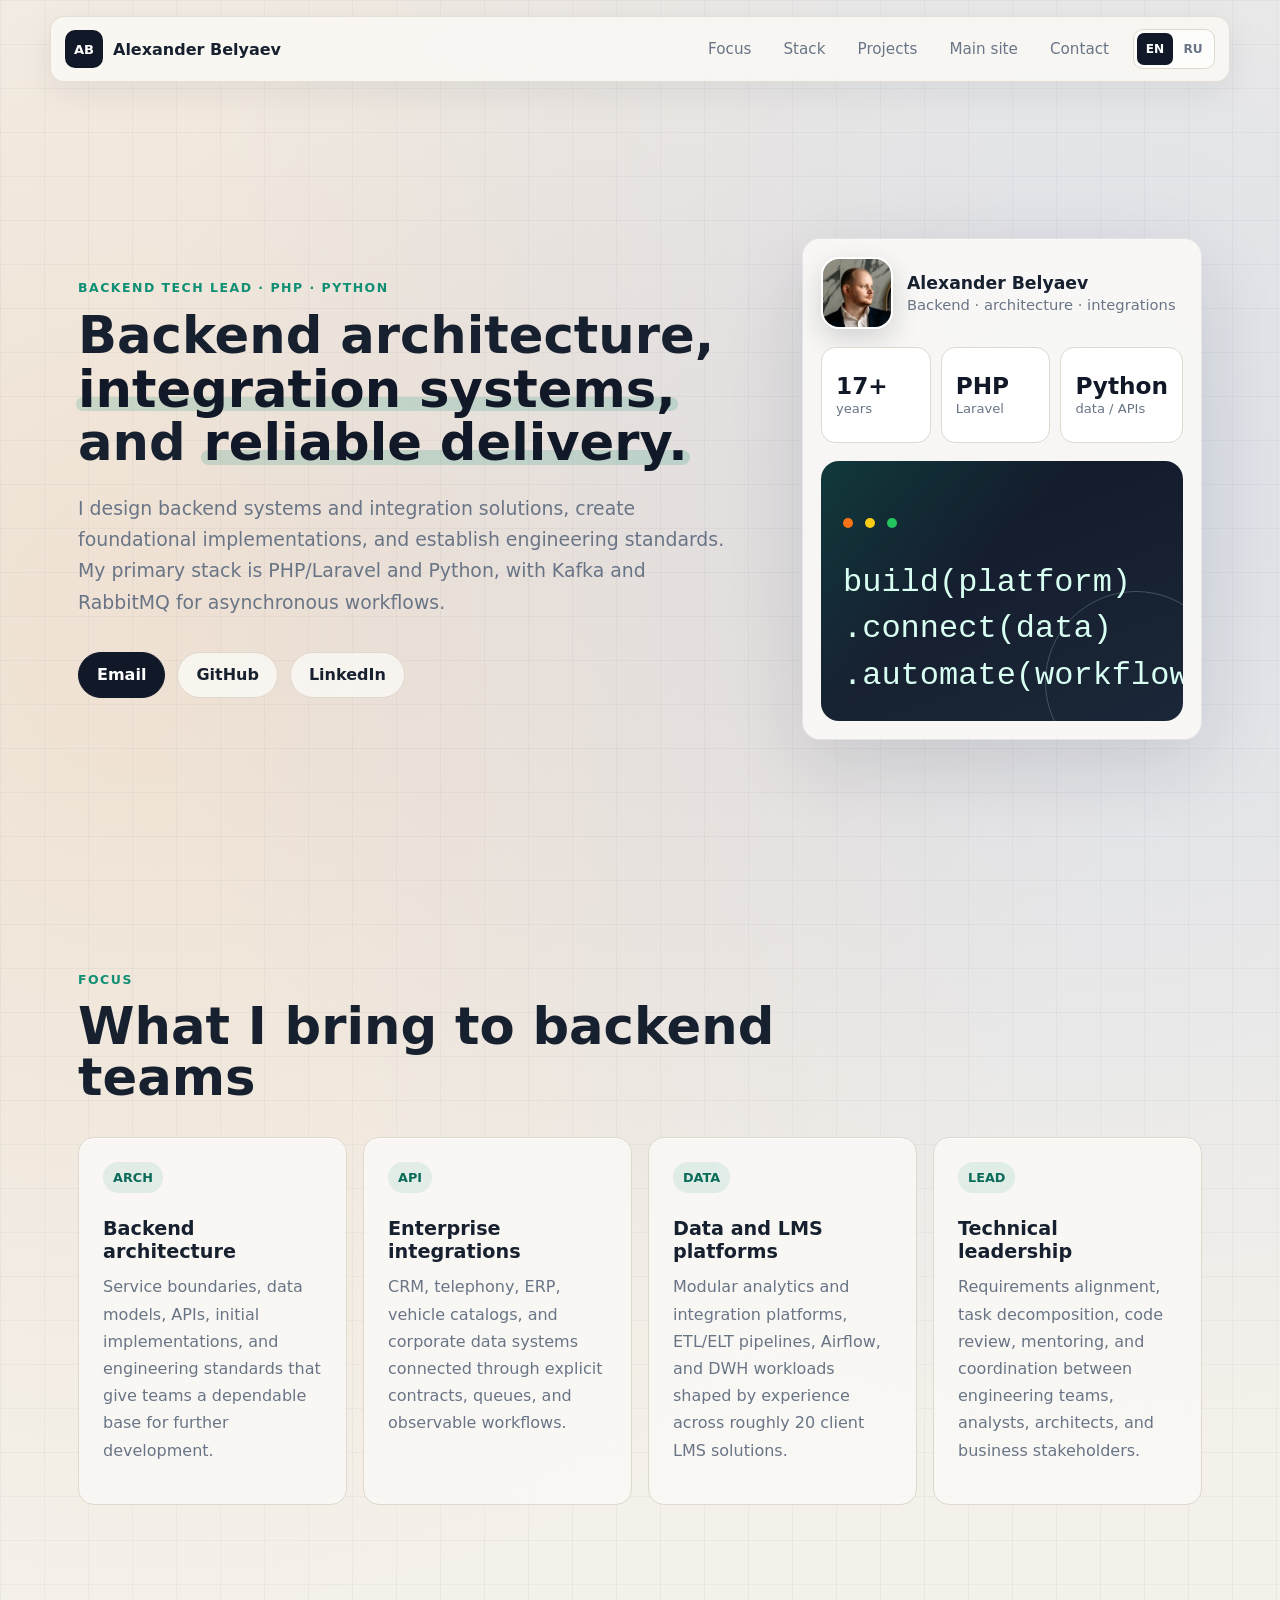
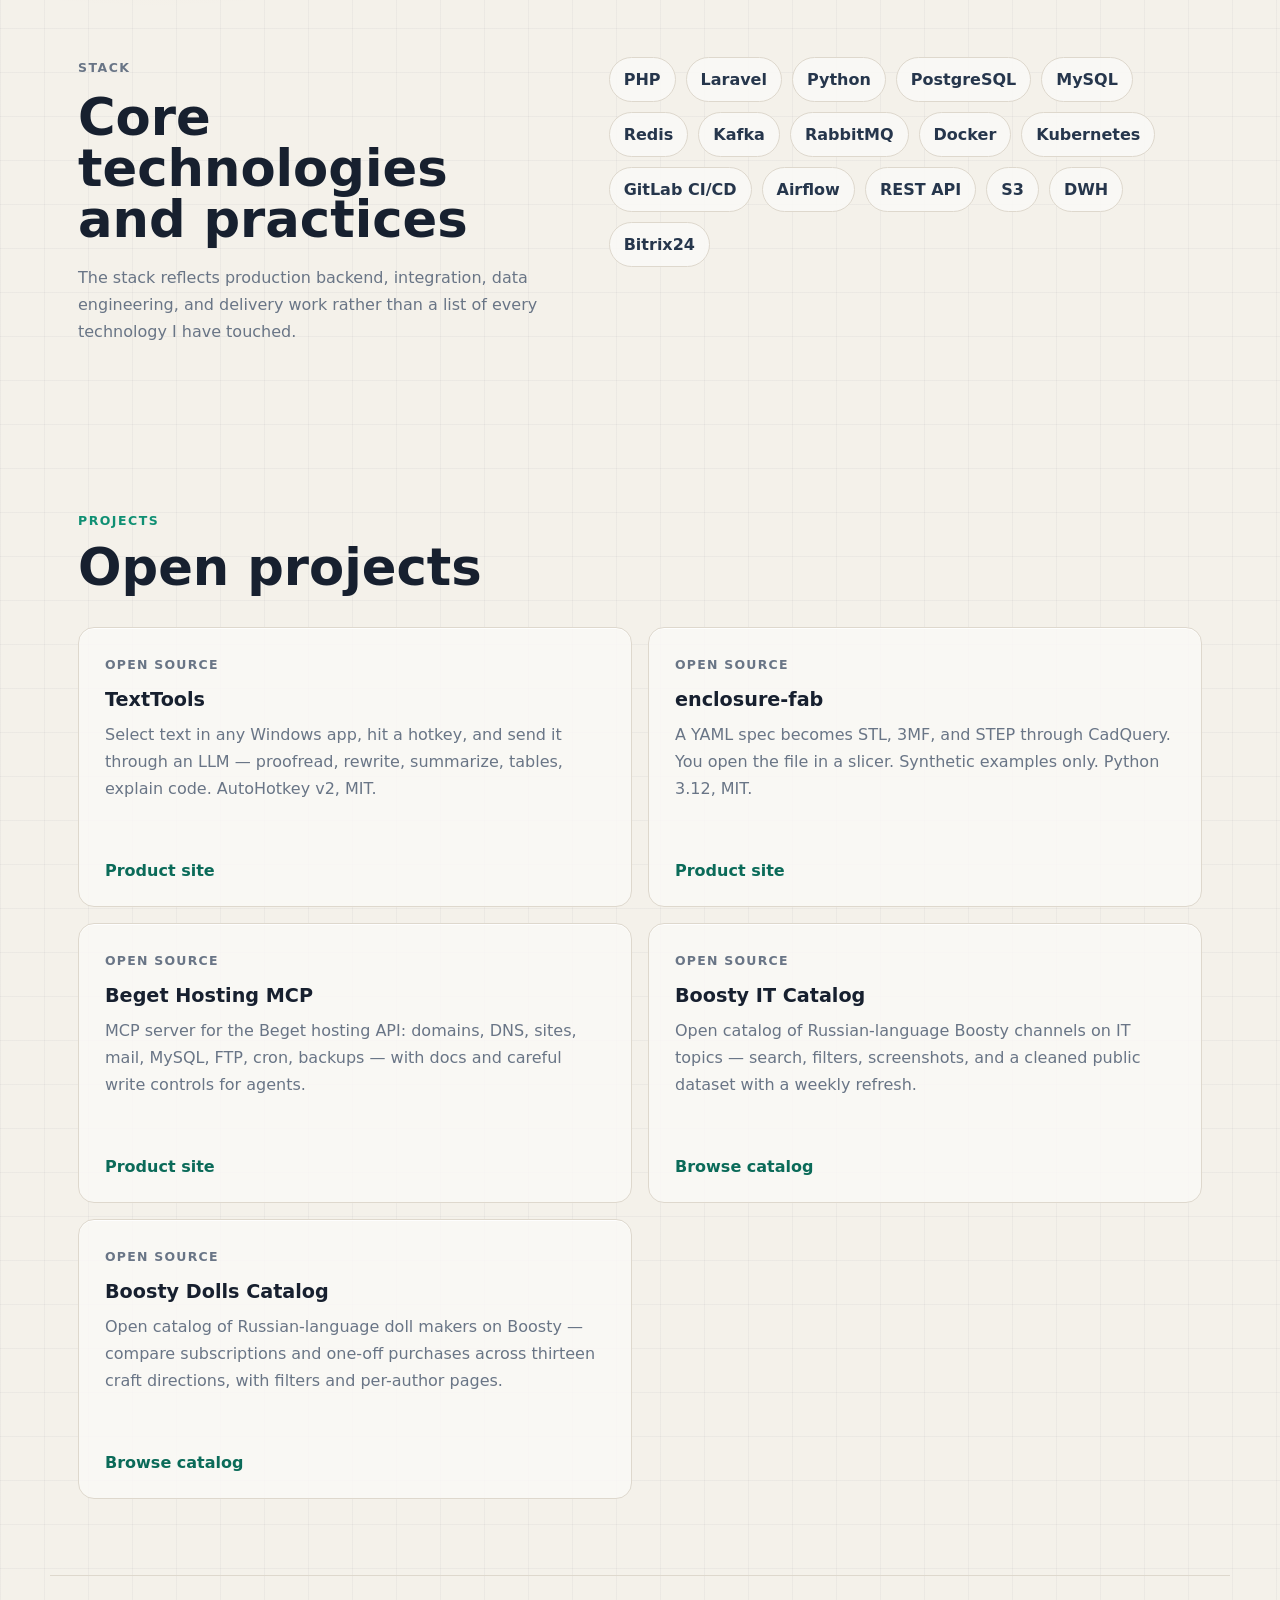
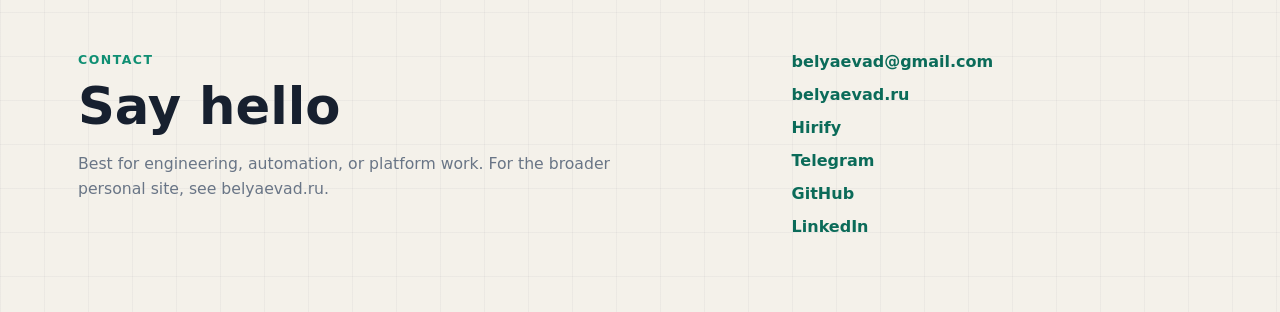
<file: index.html>
<!doctype html>
<html lang="en">
  <head>
    <meta charset="utf-8" />
    <meta name="viewport" content="width=device-width, initial-scale=1" />
    <title>Alexander Belyaev — Backend Tech Lead</title>
    <meta
      name="description"
      content="Backend Tech Lead with 17+ years in enterprise systems: backend architecture, integrations, PHP/Laravel, Python, Kafka, RabbitMQ, CRM, and LMS platforms."
    />
    <meta
      name="keywords"
      content="Alexander Belyaev, Backend Tech Lead, backend architecture, integrations, PHP, Laravel, Python, Kafka, RabbitMQ, PostgreSQL, CRM, Bitrix24, LMS, microservices"
    />
    <meta name="author" content="Alexander Belyaev" />
    <meta name="robots" content="index, follow" />
    <link rel="canonical" href="https://belyaevad.github.io/" />
    <link rel="alternate" hreflang="en" href="https://belyaevad.github.io/" />
    <link rel="alternate" hreflang="ru" href="https://belyaevad.github.io/ru/" />
    <link rel="alternate" hreflang="x-default" href="https://belyaevad.github.io/" />
    <meta name="theme-color" content="#102034" />

    <meta property="og:type" content="website" />
    <meta property="og:url" content="https://belyaevad.github.io/" />
    <meta property="og:title" content="Alexander Belyaev — Backend Tech Lead" />
    <meta
      property="og:description"
      content="Backend architecture, integration solutions, and engineering standards for enterprise systems. PHP/Laravel, Python, Kafka, and RabbitMQ."
    />
    <meta property="og:image" content="https://belyaevad.github.io/assets/alexander-belyaev.jpg" />
    <meta property="og:locale" content="en_US" />
    <meta property="og:locale:alternate" content="ru_RU" />

    <meta name="twitter:card" content="summary_large_image" />
    <meta name="twitter:title" content="Alexander Belyaev — Backend Tech Lead" />
    <meta
      name="twitter:description"
      content="Backend architecture, integration solutions, and technical leadership."
    />
    <meta name="twitter:image" content="https://belyaevad.github.io/assets/alexander-belyaev.jpg" />

    <script type="application/ld+json">
      {
        "@context": "https://schema.org",
        "@type": "Person",
        "name": "Alexander Belyaev",
        "alternateName": "BelyaevAD",
        "url": "https://belyaevad.github.io/",
        "image": "https://belyaevad.github.io/assets/alexander-belyaev.jpg",
        "sameAs": [
          "https://belyaevad.ru/",
          "https://hirify.me/belyaevad",
          "https://github.com/BelyaevAD",
          "https://www.linkedin.com/in/belyaevad/",
          "https://t.me/belyaevad",
          "https://github.com/BelyaevAD/TextTools",
          "https://belyaevad.github.io/TextTools/",
          "https://github.com/BelyaevAD/enclosure-fab",
          "https://belyaevad.github.io/enclosure-fab/",
          "https://github.com/BelyaevAD/beget-hosting-mcp",
          "https://belyaevad.github.io/beget-hosting-mcp/",
          "https://github.com/BelyaevAD/boosty-it-catalog",
          "https://belyaevad.github.io/boosty-it-catalog/",
          "https://github.com/BelyaevAD/boosty-dolls-catalog",
          "https://belyaevad.github.io/boosty-dolls-catalog/"
        ],
        "jobTitle": "Backend Tech Lead",
        "inLanguage": "en",
        "email": "mailto:belyaevad@gmail.com",
        "knowsAbout": [
          "Backend architecture",
          "Integration architecture",
          "Microservices",
          "API design",
          "PHP",
          "Laravel",
          "Python",
          "PostgreSQL",
          "Kafka",
          "RabbitMQ",
          "Data engineering",
          "CRM systems",
          "Bitrix24",
          "LMS platforms"
        ],
        "description": "Backend Tech Lead with 17+ years designing enterprise backend systems, integration solutions, and engineering standards."
      }
    </script>

    <link rel="stylesheet" href="styles.css?v=20261016" />
  </head>
  <body>
    <header class="site-header">
      <a class="brand" href="#top" aria-label="Alexander Belyaev home">
        <span class="brand-mark">AB</span>
        <span>Alexander Belyaev</span>
      </a>
      <div class="header-tools">
        <nav class="nav" aria-label="Primary navigation">
          <a href="#work">Focus</a>
          <a href="#stack">Stack</a>
          <a href="#projects">Projects</a>
          <a href="https://belyaevad.ru/">Main site</a>
          <a href="#contact">Contact</a>
        </nav>
        <div class="language-switch" aria-label="Choose language">
          <a href="./" lang="en" aria-current="page">EN</a>
          <a href="ru/" lang="ru">RU</a>
        </div>
      </div>
    </header>

    <main id="top">
      <section class="hero">
        <div class="hero-copy">
          <p class="eyebrow">Backend Tech Lead · PHP · Python</p>
          <h1>
            <span class="headline-line">Backend architecture,</span>
            <span class="headline-line"><em>integration systems,</em></span>
            <span class="headline-line">and <em>reliable delivery.</em></span>
          </h1>
          <p class="lead">
            I design backend systems and integration solutions, create foundational implementations, and
            establish engineering standards. My primary stack is PHP/Laravel and Python, with Kafka
            and RabbitMQ for asynchronous workflows.
          </p>
          <div class="hero-actions">
            <a class="button primary" href="mailto:belyaevad@gmail.com">Email</a>
            <a class="button" href="https://github.com/BelyaevAD" rel="me">GitHub</a>
            <a class="button" href="https://www.linkedin.com/in/belyaevad/" rel="me">LinkedIn</a>
          </div>
        </div>
        <aside class="profile-panel" aria-label="Profile summary">
          <div class="profile-top">
            <img src="assets/alexander-belyaev.jpg" alt="Alexander Belyaev" />
            <div>
              <strong>Alexander Belyaev</strong>
              <span>Backend · architecture · integrations</span>
            </div>
          </div>
          <div class="signal-grid">
            <div>
              <strong>17+</strong>
              <span>years</span>
            </div>
            <div>
              <strong>PHP</strong>
              <span>Laravel</span>
            </div>
            <div>
              <strong>Python</strong>
              <span>data / APIs</span>
            </div>
          </div>
          <div class="terminal-card" aria-label="Engineering focus">
            <span class="terminal-dot"></span>
            <span class="terminal-dot"></span>
            <span class="terminal-dot"></span>
            <code>
              build(platform)<br />
              .connect(data)<br />
              .automate(workflow)
            </code>
          </div>
        </aside>
      </section>

      <section class="section" id="work">
        <div class="section-heading">
          <p class="eyebrow">Focus</p>
          <h2>What I bring to backend teams</h2>
        </div>
        <div class="feature-grid">
          <article class="feature">
            <span class="feature-icon">ARCH</span>
            <h3>Backend architecture</h3>
            <p>
              Service boundaries, data models, APIs, initial implementations, and engineering
              standards that give teams a dependable base for further development.
            </p>
          </article>
          <article class="feature">
            <span class="feature-icon">API</span>
            <h3>Enterprise integrations</h3>
            <p>
              CRM, telephony, ERP, vehicle catalogs, and corporate data systems connected through
              explicit contracts, queues, and observable workflows.
            </p>
          </article>
          <article class="feature">
            <span class="feature-icon">DATA</span>
            <h3>Data and LMS platforms</h3>
            <p>
              Modular analytics and integration platforms, ETL/ELT pipelines, Airflow, and DWH
              workloads shaped by experience across roughly 20 client LMS solutions.
            </p>
          </article>
          <article class="feature">
            <span class="feature-icon">LEAD</span>
            <h3>Technical leadership</h3>
            <p>
              Requirements alignment, task decomposition, code review, mentoring, and coordination
              between engineering teams, analysts, architects, and business stakeholders.
            </p>
          </article>
        </div>
      </section>

      <section class="section split" id="stack">
        <div>
          <p class="eyebrow">Stack</p>
          <h2>Core technologies and practices</h2>
          <p>
            The stack reflects production backend, integration, data engineering, and delivery work
            rather than a list of every technology I have touched.
          </p>
        </div>
        <div class="stack-list" aria-label="Technology stack">
          <span>PHP</span>
          <span>Laravel</span>
          <span>Python</span>
          <span>PostgreSQL</span>
          <span>MySQL</span>
          <span>Redis</span>
          <span>Kafka</span>
          <span>RabbitMQ</span>
          <span>Docker</span>
          <span>Kubernetes</span>
          <span>GitLab CI/CD</span>
          <span>Airflow</span>
          <span>REST API</span>
          <span>S3</span>
          <span>DWH</span>
          <span>Bitrix24</span>
        </div>
      </section>

      <section class="section" id="projects">
        <div class="section-heading">
          <p class="eyebrow">Projects</p>
          <h2>Open projects</h2>
        </div>
        <div class="project-row">
          <article class="project">
            <div>
              <p class="project-type">Open Source</p>
              <h3>TextTools</h3>
              <p>
                Select text in any Windows app, hit a hotkey, and send it through an LLM —
                proofread, rewrite, summarize, tables, explain code. AutoHotkey v2, MIT.
              </p>
            </div>
            <a href="https://belyaevad.github.io/TextTools/">Product site</a>
          </article>
          <article class="project">
            <div>
              <p class="project-type">Open Source</p>
              <h3>enclosure-fab</h3>
              <p>
                A YAML spec becomes STL, 3MF, and STEP through CadQuery. You open the file
                in a slicer. Synthetic examples only. Python 3.12, MIT.
              </p>
            </div>
            <a href="https://belyaevad.github.io/enclosure-fab/">Product site</a>
          </article>
          <article class="project">
            <div>
              <p class="project-type">Open Source</p>
              <h3>Beget Hosting MCP</h3>
              <p>
                MCP server for the Beget hosting API: domains, DNS, sites, mail, MySQL, FTP, cron,
                backups — with docs and careful write controls for agents.
              </p>
            </div>
            <a href="https://belyaevad.github.io/beget-hosting-mcp/">Product site</a>
          </article>
          <article class="project">
            <div>
              <p class="project-type">Open Source</p>
              <h3>Boosty IT Catalog</h3>
              <p>
                Open catalog of Russian-language Boosty channels on IT topics — search, filters,
                screenshots, and a cleaned public dataset with a weekly refresh.
              </p>
            </div>
            <a href="https://belyaevad.github.io/boosty-it-catalog/">Browse catalog</a>
          </article>
          <article class="project">
            <div>
              <p class="project-type">Open Source</p>
              <h3>Boosty Dolls Catalog</h3>
              <p>
                Open catalog of Russian-language doll makers on Boosty — compare subscriptions and
                one-off purchases across thirteen craft directions, with filters and per-author pages.
              </p>
            </div>
            <a href="https://belyaevad.github.io/boosty-dolls-catalog/">Browse catalog</a>
          </article>
        </div>
      </section>
    </main>

    <footer class="footer" id="contact">
      <div>
        <p class="eyebrow">Contact</p>
        <h2>Say hello</h2>
        <p class="footer-note">
          Best for engineering, automation, or platform work. For the broader personal site, see
          belyaevad.ru.
        </p>
      </div>
      <div class="footer-links">
        <a href="mailto:belyaevad@gmail.com">belyaevad@gmail.com</a>
        <a href="https://belyaevad.ru/">belyaevad.ru</a>
        <a href="https://hirify.me/belyaevad" rel="me">Hirify</a>
        <a href="https://t.me/belyaevad" rel="me">Telegram</a>
        <a href="https://github.com/BelyaevAD" rel="me">GitHub</a>
        <a href="https://www.linkedin.com/in/belyaevad/" rel="me">LinkedIn</a>
      </div>
    </footer>
  </body>
</html>
</file>
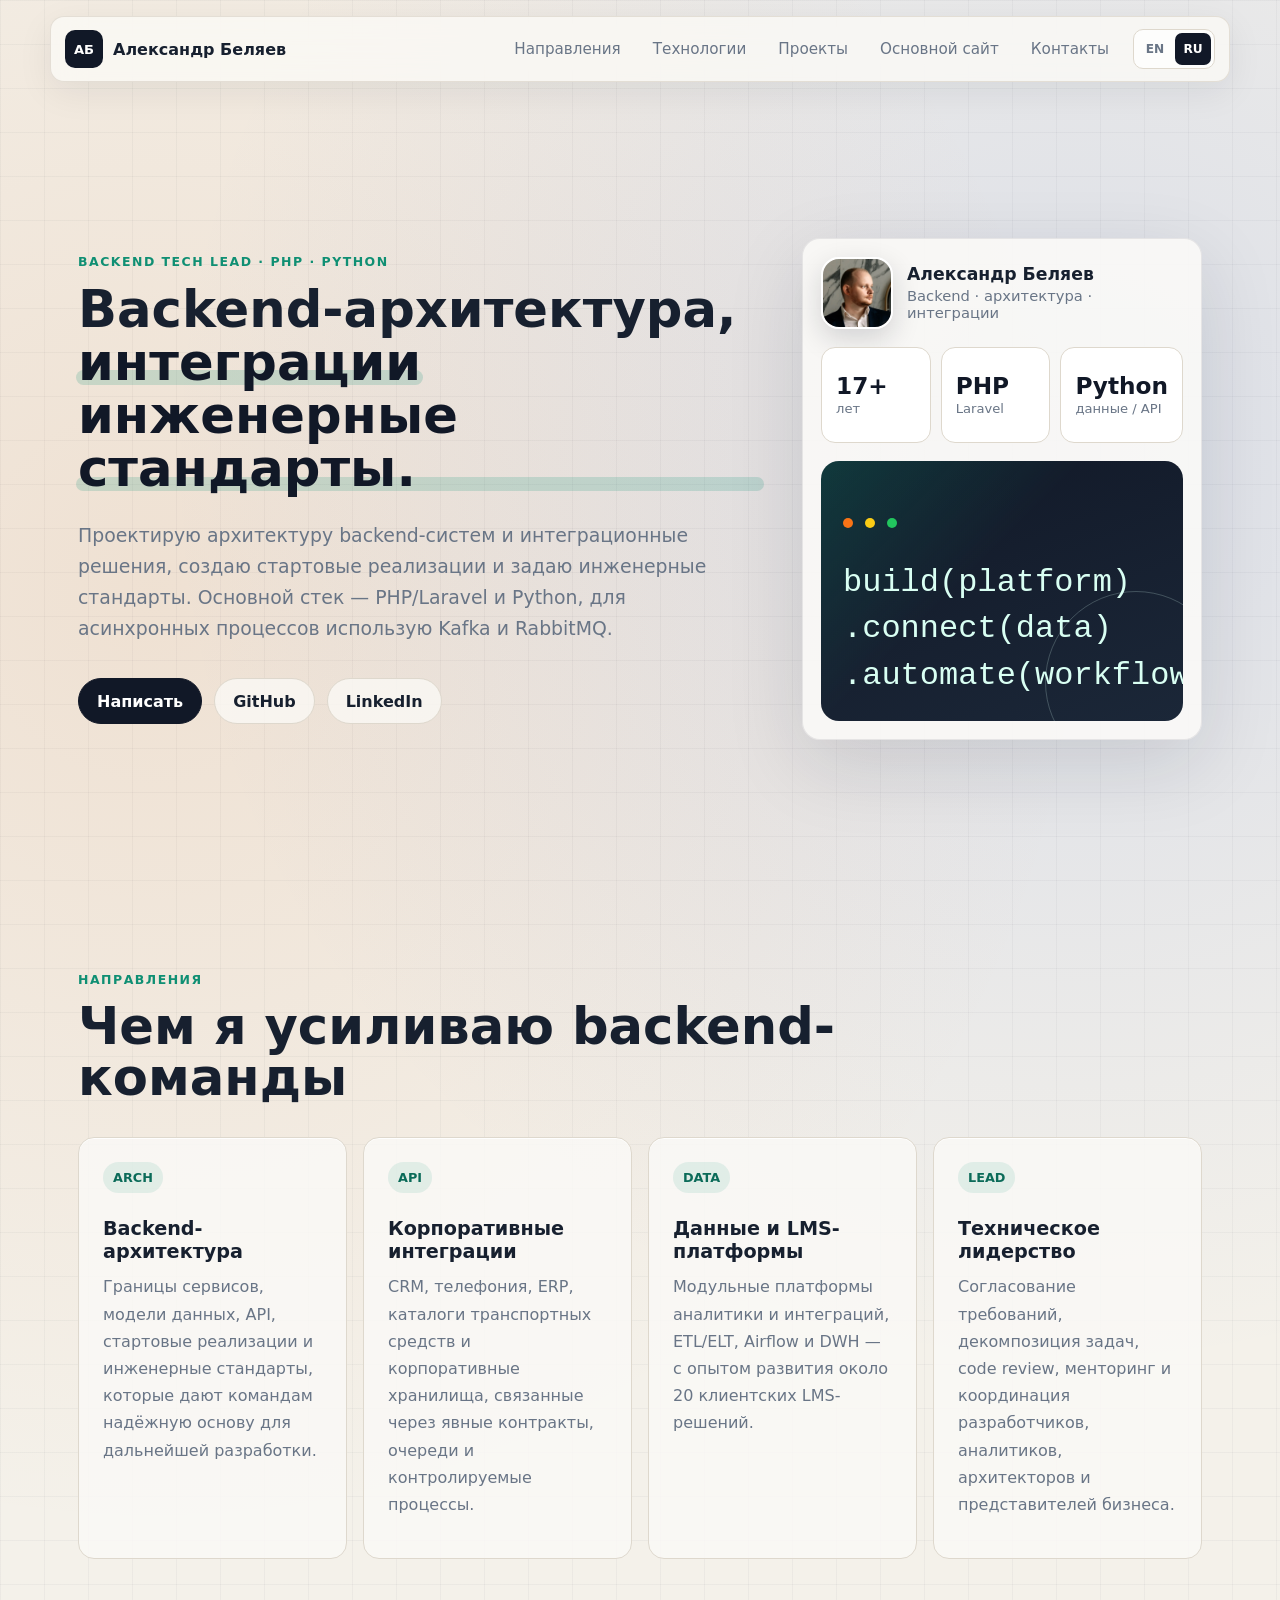
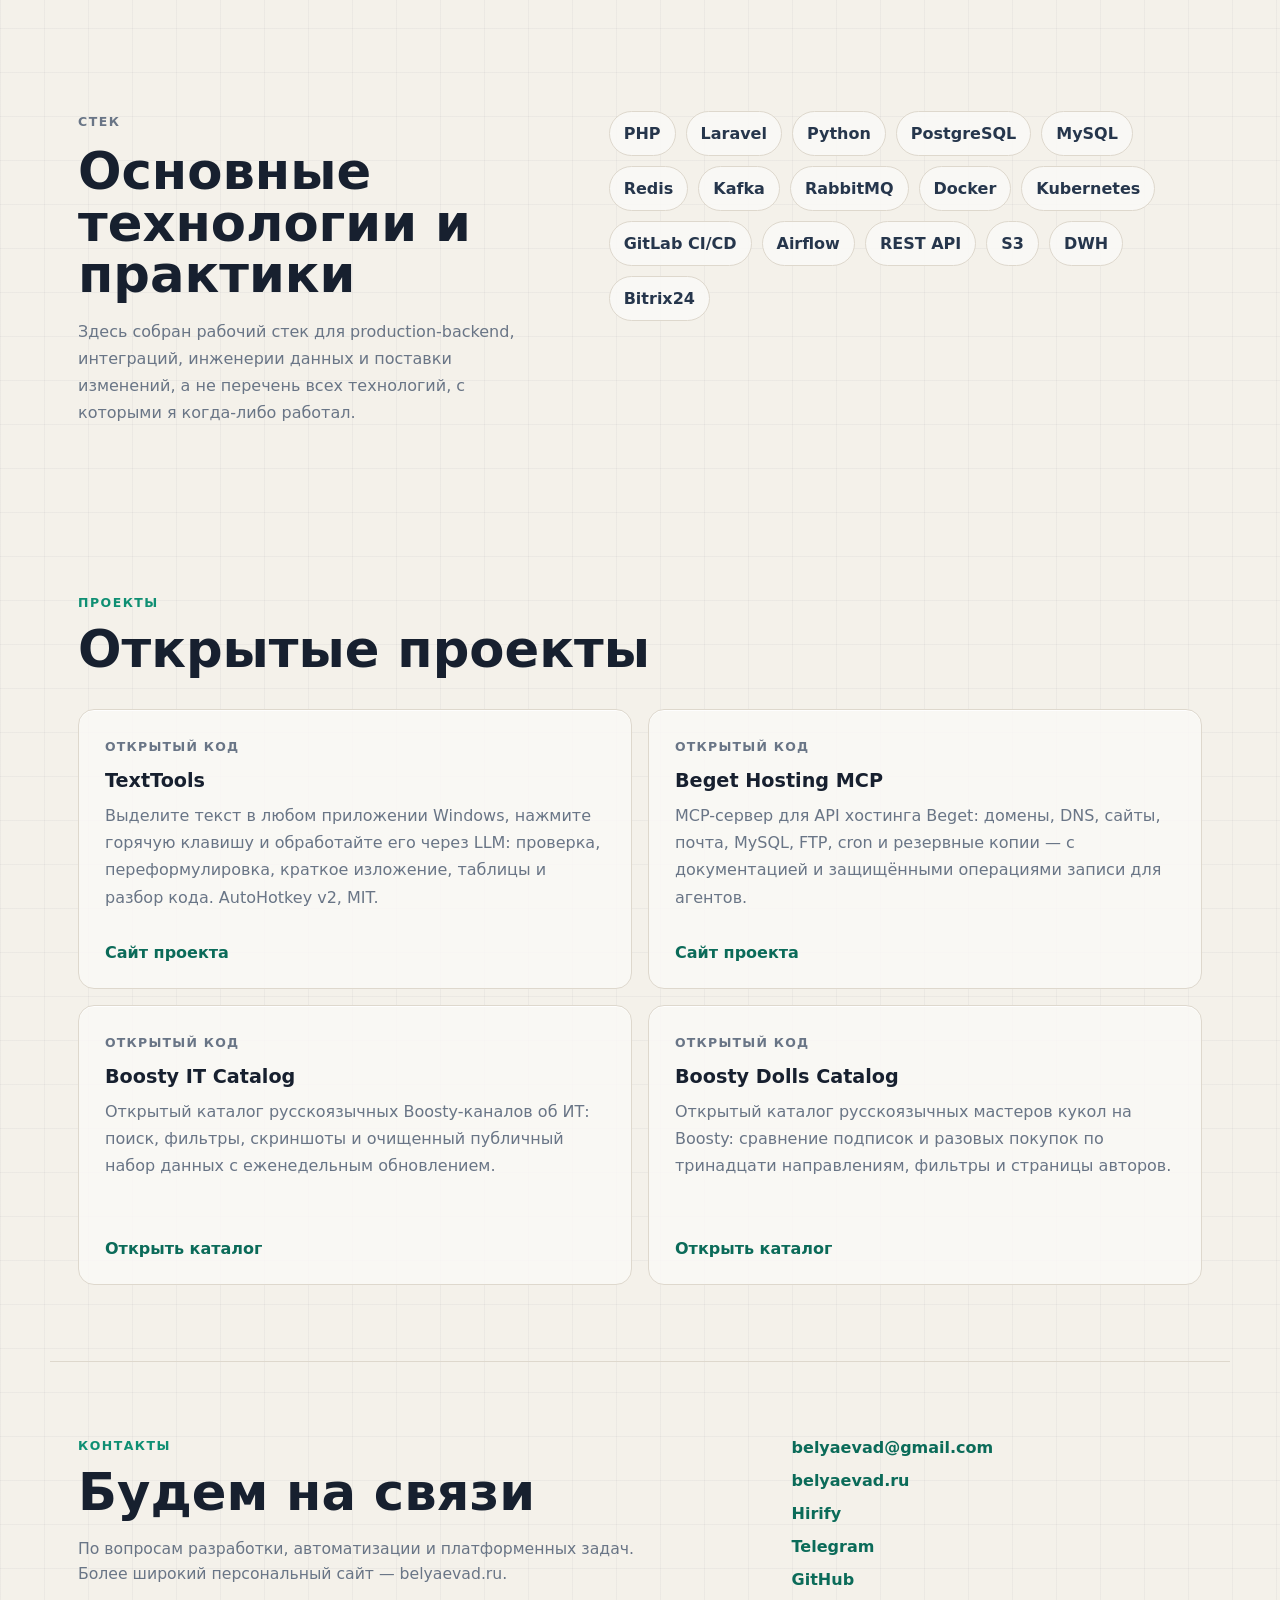
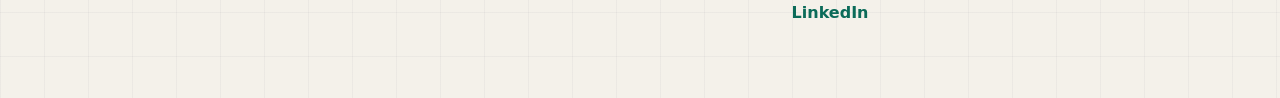
<file: ru/index.html>
<!doctype html>
<html lang="ru">
  <head>
    <meta charset="utf-8" />
    <meta name="viewport" content="width=device-width, initial-scale=1" />
    <title>Александр Беляев — Backend Tech Lead</title>
    <meta
      name="description"
      content="Backend Tech Lead с опытом 17+ лет: архитектура backend-систем, интеграции, PHP/Laravel, Python, Kafka, RabbitMQ, CRM и LMS-платформы."
    />
    <meta
      name="keywords"
      content="Александр Беляев, Backend Tech Lead, backend-архитектура, интеграции, PHP, Laravel, Python, Kafka, RabbitMQ, PostgreSQL, CRM, Bitrix24, LMS, микросервисы"
    />
    <meta name="author" content="Александр Беляев" />
    <meta name="robots" content="index, follow" />
    <link rel="canonical" href="https://belyaevad.github.io/ru/" />
    <link rel="alternate" hreflang="en" href="https://belyaevad.github.io/" />
    <link rel="alternate" hreflang="ru" href="https://belyaevad.github.io/ru/" />
    <link rel="alternate" hreflang="x-default" href="https://belyaevad.github.io/" />
    <meta name="theme-color" content="#102034" />

    <meta property="og:type" content="website" />
    <meta property="og:url" content="https://belyaevad.github.io/ru/" />
    <meta property="og:title" content="Александр Беляев — Backend Tech Lead" />
    <meta
      property="og:description"
      content="Архитектура backend-систем, интеграционные решения и инженерные стандарты. PHP/Laravel, Python, Kafka и RabbitMQ."
    />
    <meta property="og:image" content="https://belyaevad.github.io/assets/alexander-belyaev.jpg" />
    <meta property="og:locale" content="ru_RU" />
    <meta property="og:locale:alternate" content="en_US" />

    <meta name="twitter:card" content="summary_large_image" />
    <meta name="twitter:title" content="Александр Беляев — Backend Tech Lead" />
    <meta
      name="twitter:description"
      content="Архитектура backend-систем, интеграционные решения и техническое лидерство."
    />
    <meta name="twitter:image" content="https://belyaevad.github.io/assets/alexander-belyaev.jpg" />

    <script type="application/ld+json">
      {
        "@context": "https://schema.org",
        "@type": "Person",
        "name": "Александр Беляев",
        "alternateName": "BelyaevAD",
        "url": "https://belyaevad.github.io/ru/",
        "image": "https://belyaevad.github.io/assets/alexander-belyaev.jpg",
        "sameAs": [
          "https://belyaevad.ru/",
          "https://hirify.me/belyaevad",
          "https://github.com/BelyaevAD",
          "https://www.linkedin.com/in/belyaevad/",
          "https://t.me/belyaevad",
          "https://github.com/BelyaevAD/TextTools",
          "https://belyaevad.github.io/TextTools/",
          "https://github.com/BelyaevAD/beget-hosting-mcp",
          "https://belyaevad.github.io/beget-hosting-mcp/",
          "https://github.com/BelyaevAD/boosty-it-catalog",
          "https://belyaevad.github.io/boosty-it-catalog/",
          "https://github.com/BelyaevAD/boosty-dolls-catalog",
          "https://belyaevad.github.io/boosty-dolls-catalog/"
        ],
        "jobTitle": "Backend Tech Lead",
        "inLanguage": "ru",
        "email": "mailto:belyaevad@gmail.com",
        "knowsAbout": [
          "Архитектура backend-систем",
          "Интеграционная архитектура",
          "Микросервисы",
          "Проектирование API",
          "PHP",
          "Laravel",
          "Python",
          "PostgreSQL",
          "Kafka",
          "RabbitMQ",
          "Инженерия данных",
          "CRM-системы",
          "Bitrix24",
          "LMS-платформы"
        ],
        "description": "Backend Tech Lead с опытом более 17 лет в архитектуре корпоративных backend-систем, интеграционных решениях и развитии инженерных практик."
      }
    </script>

    <link rel="stylesheet" href="../styles.css?v=20261016" />
  </head>
  <body>
    <header class="site-header">
      <a class="brand" href="#top" aria-label="Главная страница Александра Беляева">
        <span class="brand-mark">АБ</span>
        <span>Александр Беляев</span>
      </a>
      <div class="header-tools">
        <nav class="nav" aria-label="Основная навигация">
          <a href="#work">Направления</a>
          <a href="#stack">Технологии</a>
          <a href="#projects">Проекты</a>
          <a href="https://belyaevad.ru/">Основной сайт</a>
          <a href="#contact">Контакты</a>
        </nav>
        <div class="language-switch" aria-label="Выбор языка">
          <a href="../" lang="en">EN</a>
          <a href="./" lang="ru" aria-current="page">RU</a>
        </div>
      </div>
    </header>

    <main id="top">
      <section class="hero">
        <div class="hero-copy">
          <p class="eyebrow">Backend Tech Lead · PHP · Python</p>
          <h1>
            <span class="headline-line">Backend-архитектура,</span>
            <span class="headline-line"><em>интеграции</em></span>
            <span class="headline-line"><em>инженерные стандарты.</em></span>
          </h1>
          <p class="lead">
            Проектирую архитектуру backend-систем и интеграционные решения, создаю стартовые
            реализации и задаю инженерные стандарты. Основной стек — PHP/Laravel и Python,
            для асинхронных процессов использую Kafka и RabbitMQ.
          </p>
          <div class="hero-actions">
            <a class="button primary" href="mailto:belyaevad@gmail.com">Написать</a>
            <a class="button" href="https://github.com/BelyaevAD" rel="me">GitHub</a>
            <a class="button" href="https://www.linkedin.com/in/belyaevad/" rel="me">LinkedIn</a>
          </div>
        </div>
        <aside class="profile-panel" aria-label="Краткая информация">
          <div class="profile-top">
            <img src="../assets/alexander-belyaev.jpg" alt="Александр Беляев" />
            <div>
              <strong>Александр Беляев</strong>
              <span>Backend · архитектура · интеграции</span>
            </div>
          </div>
          <div class="signal-grid">
            <div>
              <strong>17+</strong>
              <span>лет</span>
            </div>
            <div>
              <strong>PHP</strong>
              <span>Laravel</span>
            </div>
            <div>
              <strong>Python</strong>
              <span>данные / API</span>
            </div>
          </div>
          <div class="terminal-card" aria-label="Инженерный фокус">
            <span class="terminal-dot"></span>
            <span class="terminal-dot"></span>
            <span class="terminal-dot"></span>
            <code>
              build(platform)<br />
              .connect(data)<br />
              .automate(workflow)
            </code>
          </div>
        </aside>
      </section>

      <section class="section" id="work">
        <div class="section-heading">
          <p class="eyebrow">Направления</p>
          <h2>Чем я усиливаю backend-команды</h2>
        </div>
        <div class="feature-grid">
          <article class="feature">
            <span class="feature-icon">ARCH</span>
            <h3>Backend-архитектура</h3>
            <p>
              Границы сервисов, модели данных, API, стартовые реализации и инженерные стандарты,
              которые дают командам надёжную основу для дальнейшей разработки.
            </p>
          </article>
          <article class="feature">
            <span class="feature-icon">API</span>
            <h3>Корпоративные интеграции</h3>
            <p>
              CRM, телефония, ERP, каталоги транспортных средств и корпоративные хранилища,
              связанные через явные контракты, очереди и контролируемые процессы.
            </p>
          </article>
          <article class="feature">
            <span class="feature-icon">DATA</span>
            <h3>Данные и LMS-платформы</h3>
            <p>
              Модульные платформы аналитики и интеграций, ETL/ELT, Airflow и DWH — с опытом
              развития около 20 клиентских LMS-решений.
            </p>
          </article>
          <article class="feature">
            <span class="feature-icon">LEAD</span>
            <h3>Техническое лидерство</h3>
            <p>
              Согласование требований, декомпозиция задач, code review, менторинг и координация
              разработчиков, аналитиков, архитекторов и представителей бизнеса.
            </p>
          </article>
        </div>
      </section>

      <section class="section split" id="stack">
        <div>
          <p class="eyebrow">Стек</p>
          <h2>Основные технологии и практики</h2>
          <p>
            Здесь собран рабочий стек для production-backend, интеграций, инженерии данных и
            поставки изменений, а не перечень всех технологий, с которыми я когда-либо работал.
          </p>
        </div>
        <div class="stack-list" aria-label="Технологический стек">
          <span>PHP</span>
          <span>Laravel</span>
          <span>Python</span>
          <span>PostgreSQL</span>
          <span>MySQL</span>
          <span>Redis</span>
          <span>Kafka</span>
          <span>RabbitMQ</span>
          <span>Docker</span>
          <span>Kubernetes</span>
          <span>GitLab CI/CD</span>
          <span>Airflow</span>
          <span>REST API</span>
          <span>S3</span>
          <span>DWH</span>
          <span>Bitrix24</span>
        </div>
      </section>

      <section class="section" id="projects">
        <div class="section-heading">
          <p class="eyebrow">Проекты</p>
          <h2>Открытые проекты</h2>
        </div>
        <div class="project-row">
          <article class="project">
            <div>
              <p class="project-type">Открытый код</p>
              <h3>TextTools</h3>
              <p>
                Выделите текст в любом приложении Windows, нажмите горячую клавишу и обработайте
                его через LLM: проверка, переформулировка, краткое изложение, таблицы и разбор кода.
                AutoHotkey v2, MIT.
              </p>
            </div>
            <a href="https://belyaevad.github.io/TextTools/">Сайт проекта</a>
          </article>
          <article class="project">
            <div>
              <p class="project-type">Открытый код</p>
              <h3>Beget Hosting MCP</h3>
              <p>
                MCP-сервер для API хостинга Beget: домены, DNS, сайты, почта, MySQL, FTP, cron и
                резервные копии — с документацией и защищёнными операциями записи для агентов.
              </p>
            </div>
            <a href="https://belyaevad.github.io/beget-hosting-mcp/">Сайт проекта</a>
          </article>
          <article class="project">
            <div>
              <p class="project-type">Открытый код</p>
              <h3>Boosty IT Catalog</h3>
              <p>
                Открытый каталог русскоязычных Boosty-каналов об ИТ: поиск, фильтры, скриншоты
                и очищенный публичный набор данных с еженедельным обновлением.
              </p>
            </div>
            <a href="https://belyaevad.github.io/boosty-it-catalog/">Открыть каталог</a>
          </article>
          <article class="project">
            <div>
              <p class="project-type">Открытый код</p>
              <h3>Boosty Dolls Catalog</h3>
              <p>
                Открытый каталог русскоязычных мастеров кукол на Boosty: сравнение подписок и
                разовых покупок по тринадцати направлениям, фильтры и страницы авторов.
              </p>
            </div>
            <a href="https://belyaevad.github.io/boosty-dolls-catalog/">Открыть каталог</a>
          </article>
        </div>
      </section>
    </main>

    <footer class="footer" id="contact">
      <div>
        <p class="eyebrow">Контакты</p>
        <h2>Будем на связи</h2>
        <p class="footer-note">
          По вопросам разработки, автоматизации и платформенных задач. Более широкий персональный
          сайт — belyaevad.ru.
        </p>
      </div>
      <div class="footer-links">
        <a href="mailto:belyaevad@gmail.com">belyaevad@gmail.com</a>
        <a href="https://belyaevad.ru/">belyaevad.ru</a>
        <a href="https://hirify.me/belyaevad" rel="me">Hirify</a>
        <a href="https://t.me/belyaevad" rel="me">Telegram</a>
        <a href="https://github.com/BelyaevAD" rel="me">GitHub</a>
        <a href="https://www.linkedin.com/in/belyaevad/" rel="me">LinkedIn</a>
      </div>
    </footer>
  </body>
</html>
</file>
<file: styles.css>
:root {
  color-scheme: light;
  --bg: #f4f1ea;
  --surface: #ffffff;
  --surface-soft: #fbfaf7;
  --ink: #111827;
  --text: #17202f;
  --muted: #697586;
  --line: #ded8cd;
  --accent: #0f8f73;
  --accent-strong: #0b6b59;
  --blue: #2255d3;
  --amber: #c96a26;
  --shadow: 0 24px 80px rgba(17, 24, 39, 0.12);
  font-family:
    Inter, ui-sans-serif, system-ui, -apple-system, BlinkMacSystemFont, "Segoe UI", sans-serif;
}

* {
  box-sizing: border-box;
}

html {
  scroll-behavior: smooth;
}

body {
  margin: 0;
  background:
    linear-gradient(90deg, rgba(17, 24, 39, 0.035) 1px, transparent 1px),
    linear-gradient(rgba(17, 24, 39, 0.035) 1px, transparent 1px),
    radial-gradient(circle at 12% 18%, rgba(201, 106, 38, 0.12), transparent 32%),
    radial-gradient(circle at 84% 14%, rgba(34, 85, 211, 0.12), transparent 30%),
    var(--bg);
  background-size:
    44px 44px,
    44px 44px,
    auto,
    auto,
    auto;
  color: var(--text);
  overflow-x: hidden;
}

a {
  color: inherit;
}

.site-header {
  position: sticky;
  top: 0;
  z-index: 10;
  display: flex;
  align-items: center;
  justify-content: space-between;
  gap: 24px;
  max-width: 1180px;
  width: calc(100% - 32px);
  margin: 16px auto 0;
  border: 1px solid rgba(222, 216, 205, 0.78);
  border-radius: 14px;
  padding: 12px 14px;
  background: rgba(251, 250, 247, 0.78);
  backdrop-filter: blur(16px);
  box-shadow: 0 10px 36px rgba(17, 24, 39, 0.07);
}

.brand,
.nav,
.header-tools,
.language-switch,
.hero-actions,
.footer-links {
  display: flex;
  align-items: center;
}

.brand {
  gap: 10px;
  text-decoration: none;
  font-weight: 750;
}

.brand-mark {
  display: grid;
  width: 38px;
  height: 38px;
  place-items: center;
  border-radius: 10px;
  background: var(--ink);
  color: #fff;
  font-size: 0.82rem;
}

.nav {
  min-width: 0;
  gap: 8px;
  color: var(--muted);
  font-size: 0.95rem;
}

.header-tools {
  min-width: 0;
  gap: 12px;
}

.nav a {
  padding: 8px 12px;
  border-radius: 10px;
  text-decoration: none;
}

.nav a:hover {
  background: rgba(255, 255, 255, 0.7);
  color: var(--text);
}

.language-switch {
  flex: 0 0 auto;
  gap: 2px;
  border: 1px solid var(--line);
  border-radius: 10px;
  padding: 3px;
  background: rgba(255, 255, 255, 0.72);
}

.language-switch a {
  display: grid;
  min-width: 36px;
  min-height: 32px;
  place-items: center;
  border-radius: 7px;
  color: var(--muted);
  font-size: 0.76rem;
  font-weight: 800;
  text-decoration: none;
}

.language-switch a:hover {
  color: var(--ink);
}

.language-switch a[aria-current="page"] {
  color: #ffffff;
  background: var(--ink);
}

.hero,
.section,
.footer {
  max-width: 1180px;
  width: 100%;
  margin: 0 auto;
  padding: 76px 28px;
}

.hero {
  display: grid;
  min-height: calc(100vh - 86px);
  grid-template-columns: minmax(0, 1fr) minmax(320px, 400px);
  align-items: center;
  gap: 40px;
}

.hero-copy,
.profile-panel {
  min-width: 0;
}

.eyebrow {
  margin: 0 0 14px;
  color: var(--accent);
  font-size: 0.78rem;
  font-weight: 800;
  letter-spacing: 0.12em;
  text-transform: uppercase;
}

h1,
h2,
h3,
p {
  margin-top: 0;
}

h1 {
  max-width: 820px;
  margin-bottom: 24px;
  font-size: clamp(2.85rem, 4vw, 3.55rem);
  line-height: 1.04;
  letter-spacing: 0;
}

.headline-line {
  display: block;
}

h1 em {
  position: relative;
  display: inline-block;
  color: var(--ink);
  font-style: normal;
}

h1 em::after {
  content: "";
  position: absolute;
  right: -0.04em;
  bottom: 0.09em;
  left: -0.04em;
  z-index: -1;
  height: 0.28em;
  border-radius: 999px;
  background: rgba(15, 143, 115, 0.18);
}

h2 {
  margin-bottom: 18px;
  font-size: clamp(2rem, 4vw, 3.6rem);
  line-height: 1;
  letter-spacing: 0;
}

h3 {
  margin-bottom: 10px;
  font-size: 1.2rem;
}

.lead {
  max-width: 660px;
  color: var(--muted);
  font-size: 1.18rem;
  line-height: 1.65;
}

.hero-actions {
  flex-wrap: wrap;
  gap: 12px;
  margin-top: 34px;
}

.button {
  display: inline-flex;
  min-height: 46px;
  align-items: center;
  justify-content: center;
  border: 1px solid var(--line);
  border-radius: 999px;
  padding: 0 18px;
  background: rgba(251, 250, 247, 0.78);
  text-decoration: none;
  font-weight: 700;
}

.button.primary {
  border-color: var(--ink);
  background: var(--ink);
  color: #fff;
}

.button:hover {
  transform: translateY(-1px);
  box-shadow: 0 12px 28px rgba(16, 32, 52, 0.12);
}

.profile-panel {
  display: grid;
  gap: 18px;
  border: 1px solid rgba(17, 24, 39, 0.08);
  border-radius: 18px;
  padding: 18px;
  background: rgba(251, 250, 247, 0.88);
  box-shadow: var(--shadow);
}

.profile-top {
  display: flex;
  align-items: center;
  gap: 14px;
}

.profile-top img {
  width: 72px;
  height: 72px;
  flex: 0 0 auto;
  border: 2px solid #fff;
  border-radius: 18px;
  object-fit: cover;
  box-shadow: 0 10px 28px rgba(17, 24, 39, 0.16);
}

.profile-top strong,
.profile-top span {
  display: block;
}

.profile-top strong {
  font-size: 1.08rem;
}

.profile-top span {
  margin-top: 3px;
  color: var(--muted);
  font-size: 0.92rem;
}

.signal-grid {
  display: grid;
  grid-template-columns: repeat(3, 1fr);
  gap: 10px;
}

.signal-grid div {
  display: grid;
  gap: 4px;
  min-height: 96px;
  align-content: center;
  border: 1px solid var(--line);
  border-radius: 14px;
  padding: 14px;
  background: var(--surface);
}

.signal-grid strong {
  color: var(--ink);
  font-size: 1.45rem;
  line-height: 1;
}

.signal-grid span {
  color: var(--muted);
  font-size: 0.82rem;
}

.terminal-card {
  position: relative;
  min-height: 220px;
  border-radius: 18px;
  padding: 52px 22px 22px;
  background:
    linear-gradient(135deg, rgba(15, 143, 115, 0.28), transparent 42%),
    linear-gradient(160deg, #111827, #1b2738);
  color: #d9fff3;
  overflow: hidden;
}

.terminal-card::after {
  content: "";
  position: absolute;
  right: -44px;
  bottom: -52px;
  width: 180px;
  height: 180px;
  border: 1px solid rgba(217, 255, 243, 0.22);
  border-radius: 999px;
}

.terminal-dot {
  position: relative;
  z-index: 1;
  display: inline-block;
  width: 10px;
  height: 10px;
  margin-right: 7px;
  border-radius: 999px;
  background: #f97316;
}

.terminal-dot:nth-child(2) {
  background: #facc15;
}

.terminal-dot:nth-child(3) {
  background: #22c55e;
}

.terminal-card code {
  position: relative;
  z-index: 1;
  display: block;
  margin-top: 28px;
  font-size: clamp(1.35rem, 3vw, 2rem);
  line-height: 1.45;
}

.section-heading {
  max-width: 760px;
  margin-bottom: 34px;
}

.feature-grid {
  display: grid;
  grid-template-columns: repeat(4, minmax(0, 1fr));
  gap: 16px;
}

.feature,
.project {
  border: 1px solid var(--line);
  border-radius: 16px;
  background: rgba(251, 250, 247, 0.84);
  box-shadow: 0 1px 0 rgba(255, 255, 255, 0.9) inset;
}

.feature {
  padding: 24px;
}

.feature p,
.project p,
.split p {
  color: var(--muted);
  line-height: 1.7;
}

.feature-icon {
  display: inline-flex;
  margin-bottom: 24px;
  border-radius: 999px;
  padding: 8px 10px;
  background: rgba(15, 143, 115, 0.1);
  color: var(--accent-strong);
  font-weight: 850;
  font-size: 0.8rem;
}

.split {
  display: grid;
  grid-template-columns: minmax(0, 0.8fr) minmax(360px, 1fr);
  gap: 56px;
  align-items: start;
}

.stack-list {
  display: flex;
  flex-wrap: wrap;
  gap: 10px;
}

.stack-list span {
  border: 1px solid var(--line);
  border-radius: 999px;
  padding: 12px 14px;
  background: rgba(251, 250, 247, 0.86);
  color: #26364c;
  font-weight: 700;
}

.project-row {
  display: grid;
  grid-template-columns: repeat(2, minmax(0, 1fr));
  gap: 16px;
}

.project {
  display: flex;
  min-height: 280px;
  flex-direction: column;
  justify-content: space-between;
  padding: 26px;
}

.project-type {
  margin-bottom: 12px;
  color: var(--accent);
  font-size: 0.78rem;
  font-weight: 850;
  letter-spacing: 0.1em;
  text-transform: uppercase;
}

.project a {
  width: fit-content;
  color: var(--accent-strong);
  font-weight: 800;
  text-decoration: none;
}

.project a:hover {
  text-decoration: underline;
}

.footer {
  display: grid;
  grid-template-columns: minmax(0, 0.9fr) minmax(280px, 0.55fr);
  gap: 42px;
  border-top: 1px solid var(--line);
}

.footer-note {
  margin: 12px 0 0;
  max-width: 36rem;
  color: var(--muted);
  font-size: 0.98rem;
  line-height: 1.6;
}

.footer-links {
  align-items: flex-start;
  flex-direction: column;
  gap: 14px;
}

.footer-links a {
  color: var(--accent-strong);
  font-weight: 750;
  text-decoration: none;
}

.footer-links a:hover {
  text-decoration: underline;
}

@media (max-width: 900px) {
  .site-header {
    position: static;
    align-items: flex-start;
    flex-direction: column;
  }

  .nav {
    flex: 1 1 auto;
    flex-wrap: wrap;
    overflow-x: auto;
  }

  .header-tools {
    width: 100%;
    align-items: flex-start;
  }

  .hero,
  .split,
  .footer {
    grid-template-columns: 1fr;
  }

  .hero {
    min-height: auto;
    padding-top: 42px;
  }

  .feature-grid,
  .project-row {
    grid-template-columns: repeat(2, minmax(0, 1fr));
  }
}

@media (max-width: 620px) {
  body {
    width: 100%;
  }

  .site-header,
  .hero,
  .section,
  .footer {
    max-width: 100%;
    width: 100%;
    padding-right: 18px;
    padding-left: 18px;
  }

  .hero,
  .section,
  .footer {
    padding-top: 54px;
    padding-bottom: 54px;
  }

  .hero-copy,
  .profile-panel,
  h1,
  .lead,
  .hero-actions {
    max-width: 100%;
    width: 100%;
  }

  h1 {
    font-size: 2.55rem;
    line-height: 1;
    overflow-wrap: anywhere;
  }

  .headline-line {
    display: inline;
  }

  .headline-line::after {
    content: " ";
  }

  .headline-line:last-child::after {
    content: "";
  }

  .lead {
    font-size: 1.08rem;
  }

  .feature-grid,
  .project-row {
    grid-template-columns: 1fr;
  }

  .signal-grid {
    grid-template-columns: 1fr;
  }

  .site-header {
    width: calc(100% - 16px);
    margin-top: 8px;
    margin-right: 8px;
    margin-left: 8px;
  }

  .brand {
    width: 100%;
  }

  .nav {
    max-width: none;
    flex-wrap: nowrap;
    padding-bottom: 4px;
    scrollbar-width: none;
  }

  .nav::-webkit-scrollbar {
    display: none;
  }

  .nav a {
    flex: 0 0 auto;
  }

  .hero-actions {
    display: grid;
    grid-template-columns: 1fr;
    gap: 10px;
  }

  .button {
    width: 100%;
    min-width: 0;
    padding: 0 14px;
    white-space: nowrap;
  }
}

@media (max-width: 430px) {
  h1 {
    font-size: 2.05rem;
    line-height: 1.06;
  }
}
</file>
